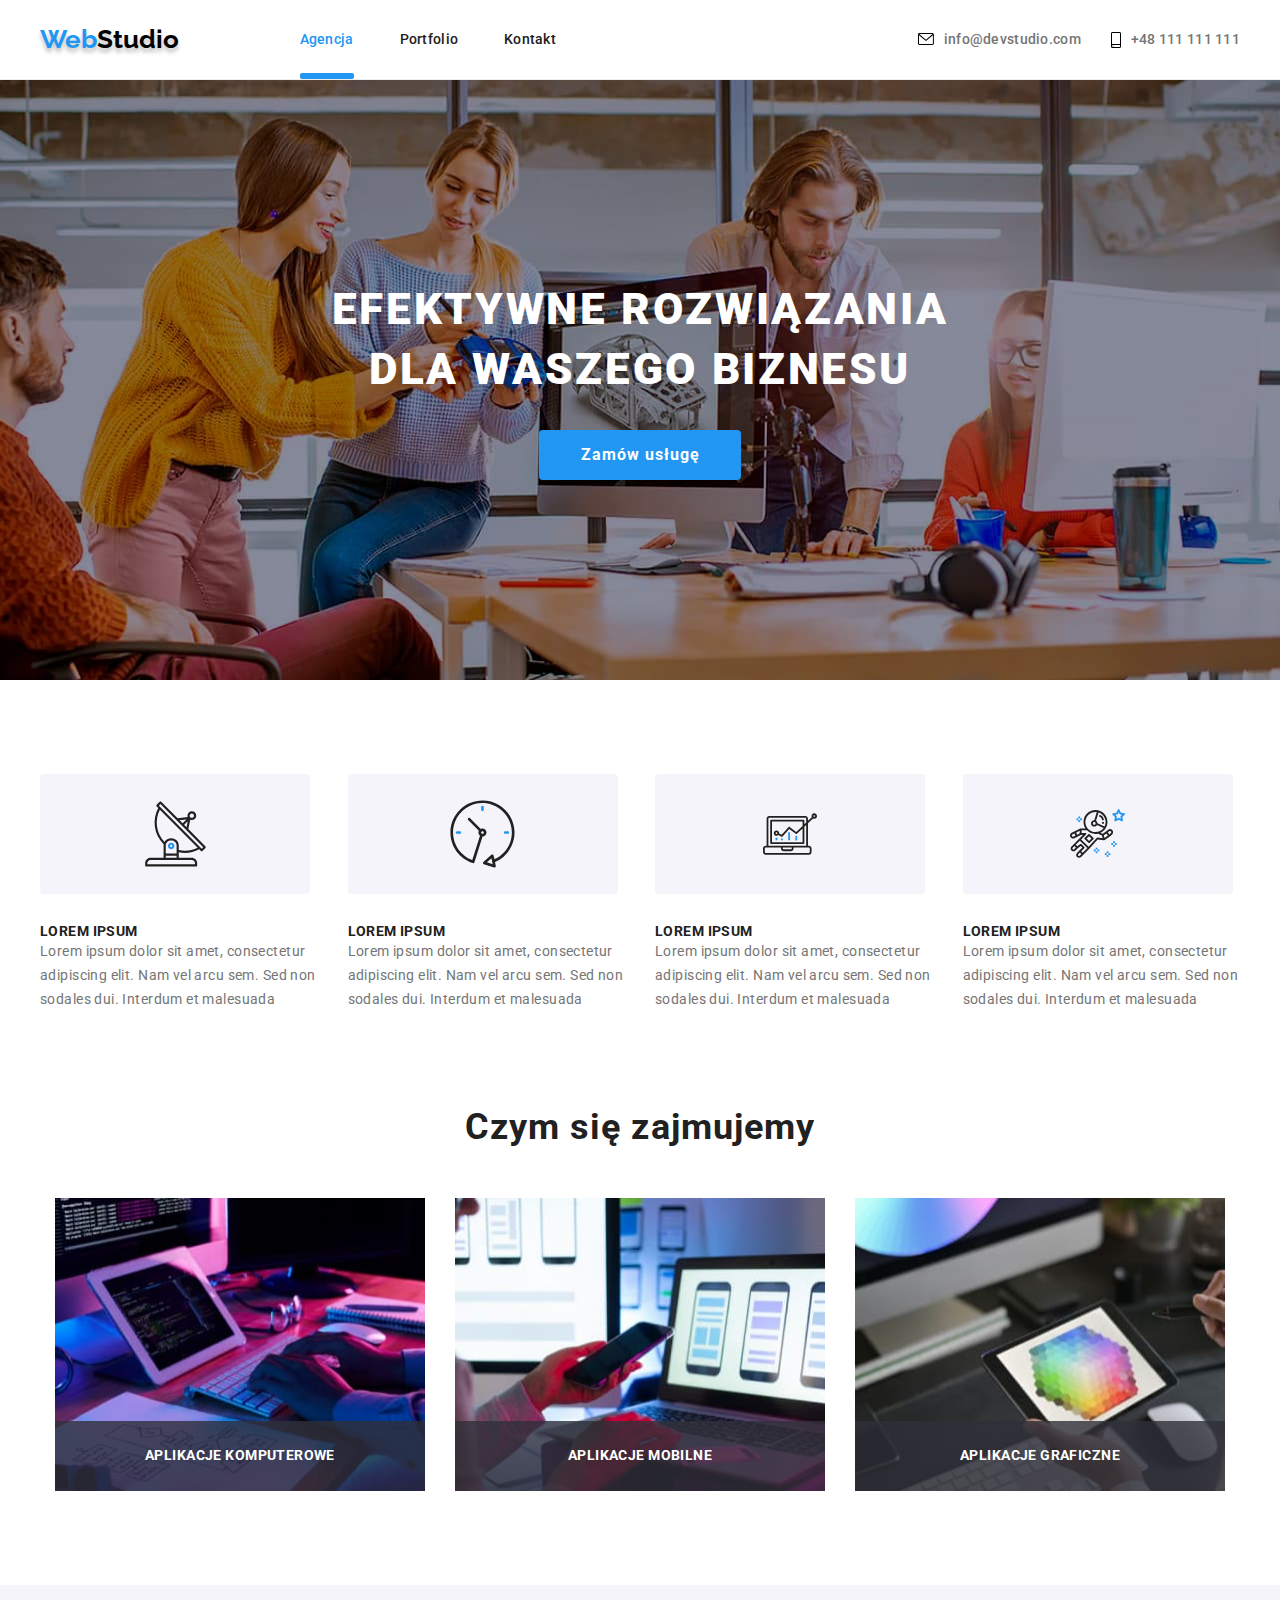
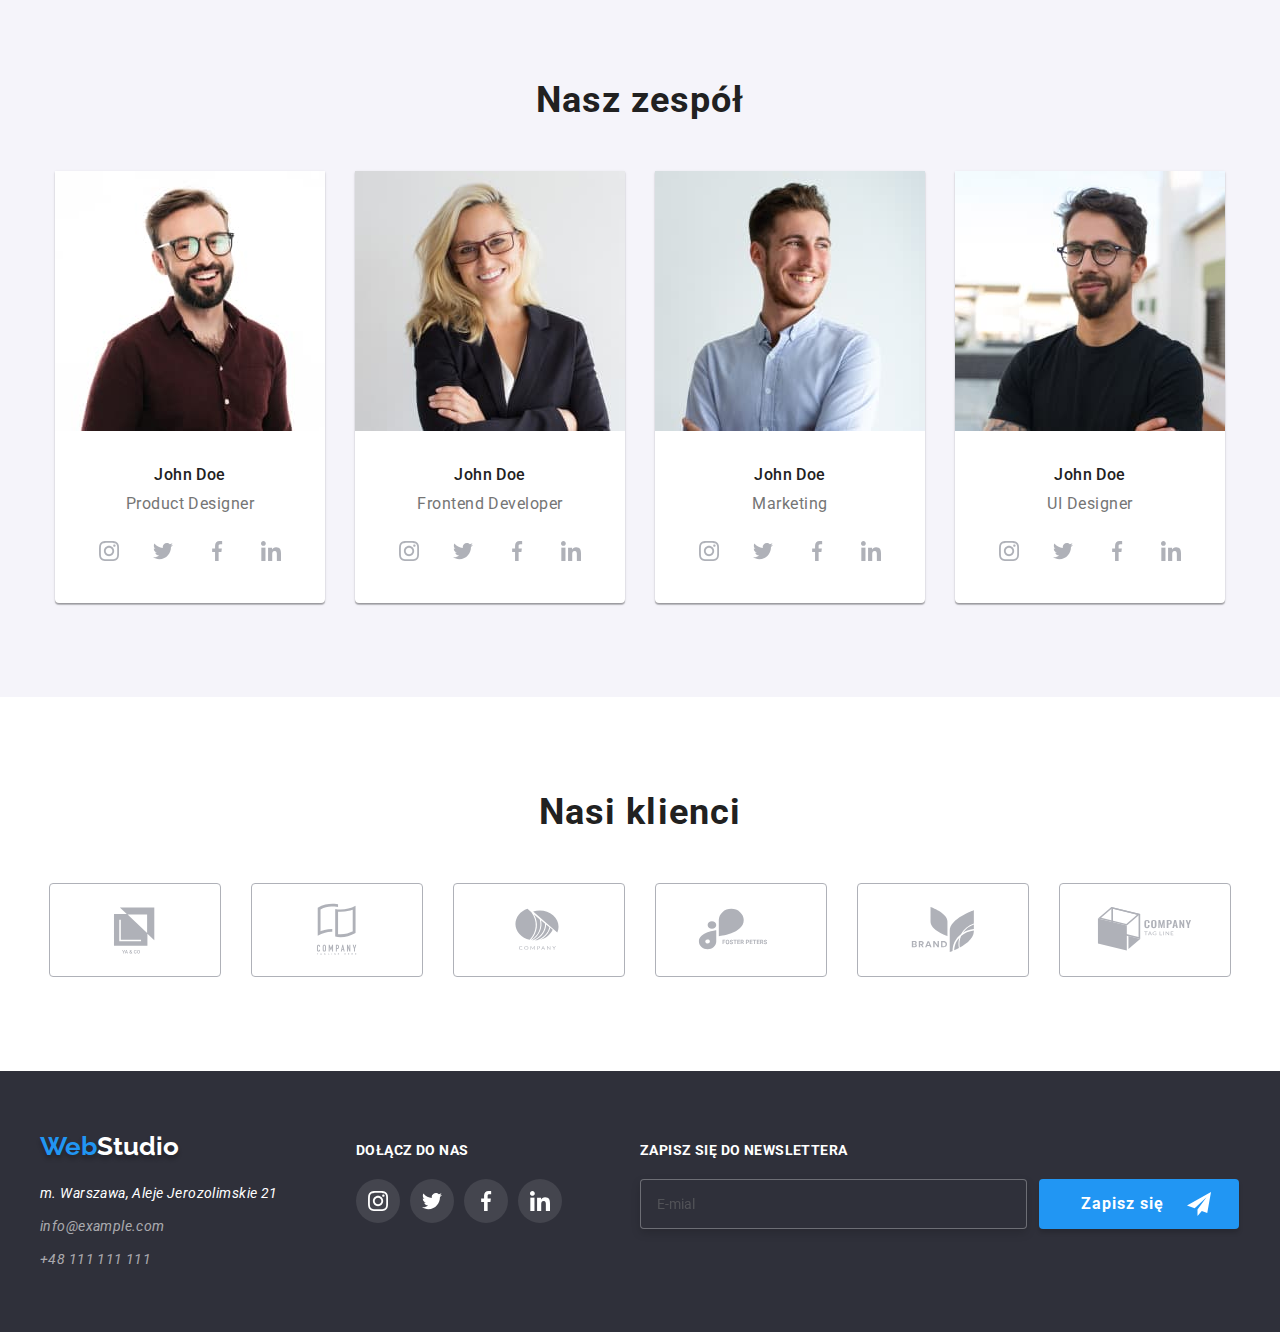
<file: index.html>
<!DOCTYPE html>
<html lang="pl">
  <head>
    <meta charset="UTF-8" />
    <meta http-equiv="X-UA-Compatible" content="IE=edge" />
    <meta name="viewport" content="width=device-width, initial-scale=1.0" />
    <link rel="stylesheet" href="./css/modern-normalize.css" />
    <link rel="stylesheet" href="./css/styles.css" />
    <link rel="preconnect" href="https://fonts.googleapis.com" />
    <link rel="preconnect" href="https://fonts.gstatic.com" crossorigin />
    <link
      href="https://fonts.googleapis.com/css2?family=Raleway:wght@700&family=Roboto:wght@400;500;700;900&display=swap"
      rel="stylesheet"
    />
    <title>Zadanie domowe 6</title>
  </head>
  <body>
    <div class="modal-bg is-hidden" data-modal>
      <div class="modal">
        <div class="modal-inner-box">
          <button class="modal-close" data-modal-close>
            <svg width="18" height="18">
              <use href="./images/icons.svg#icon-cross"></use>
            </svg>
          </button>
          <h3 class="modal-title">Zostaw swoje dane w formularzu poniżej</h3>
          <form>
            <div class="modal-label">
              Imie
              <label>
                <svg width="18" height="18">
                  <use href="./images/icons.svg#icon-person-black"></use>
                </svg>
                <input type="text" name="name" required />
              </label>
            </div>
            <div class="modal-label">
              Telefon
              <label>
                <svg width="18" height="18">
                  <use href="./images/icons.svg#icon-phone-black"></use>
                </svg>
                <input type="tel" name="tel" required />
              </label>
            </div>
            <div class="modal-label">
              Email
              <label>
                <svg width="18" height="18">
                  <use href="./images/icons.svg#icon-email-black"></use>
                </svg>
                <input type="email" name="email" required />
              </label>
            </div>
            <div class="modal-label">
              Komentarz
              <label>
                <textarea
                  placeholder="Wprowadź tekst"
                  name="comment"
                  rows="7"
                ></textarea>
              </label>
            </div>
            <div class="checkbox">
              <input
                type="checkbox"
                id="check"
                name="statements"
                class="checkbox-input"
                required
              />
              <label class="checkbox-label" for="check">
                <svg width="11" height="8" class="checkbox-border">
                  <use href="./images/icons.svg#icon-check"></use>
                </svg>
                <svg width="16" height="15" class="checkbox-check">
                  <use href="./images/icons.svg#icon-notcheck"></use>
                </svg>
              </label>
              Oświadczam iż akceptuję
              <a href="./regulamin.html"> Regulamin</a> i
              <a href="./politykaprywatnosci.html"> Politykę Prywatności.</a>
            </div>
            <button
              type="submit"
              class="button-primary button-standard modal-submit-button"
            >
              Wyślij
            </button>
          </form>
        </div>
      </div>
    </div>
    <header class="header-box">
      <div class="container">
        <a class="logo grow-small" href="./index.html" title="WebStudio"
          ><span class="logo-color-special">Web</span>Studio</a
        >
        <nav class="grow-medium">
          <ul class="filter-box">
            <li>
              <a class="header active-web" href="./index.html">Agencja</a>
            </li>
            <li>
              <a class="header" href="./portfolio.html">Portfolio</a>
            </li>
            <li><a class="header" href="/Kontakt">Kontakt</a></li>
          </ul>
        </nav>
        <ul class="header-contact-box">
          <li>
            <a class="header header-contact" href="mailto:info@devstudio.com">
              <svg class="header-icons" width="16" height="12">
                <use href="./images/icons.svg#icon-envelope"></use>
              </svg>
              info@devstudio.com</a
            >
          </li>
          <li>
            <a class="header header-contact" href="tel:+48111111111">
              <svg class="header-icons" width="10" height="16">
                <use href="./images/icons.svg#icon-smartphone"></use>
              </svg>
              +48 111 111 111</a
            >
          </li>
        </ul>
      </div>
    </header>
    <main>
      <section>
        <div class="main-bg-box">
          <div class="container mainpage-primary-box">
            <h1 class="title-primary">
              EFEKTYWNE ROZWIĄZANIA <br />
              DLA WASZEGO BIZNESU
            </h1>
            <button
              class="button-primary button-standard"
              type="button"
              data-modal-open
            >
              Zamów usługę
            </button>
          </div>
        </div>
      </section>
      <section class="section">
        <ul class="container list-box">
          <li>
            <div class="list-icon-box">
              <svg width="65px" height="70px">
                <use href="./images/icons.svg#icon-antenna-1"></use>
              </svg>
            </div>
            <h3 class="list-title">LOREM IPSUM</h3>
            <p class="list-text">
              Lorem ipsum dolor sit amet, consectetur adipiscing elit. Nam vel
              arcu sem. Sed non sodales dui. Interdum et malesuada
            </p>
          </li>
          <li>
            <div class="list-icon-box">
              <svg width="67px" height="70px">
                <use href="./images/icons.svg#icon-clock"></use>
              </svg>
            </div>
            <h3 class="list-title">LOREM IPSUM</h3>
            <p class="list-text">
              Lorem ipsum dolor sit amet, consectetur adipiscing elit. Nam vel
              arcu sem. Sed non sodales dui. Interdum et malesuada
            </p>
          </li>
          <li>
            <div class="list-icon-box">
              <svg width="70px" height="54px">
                <use href="./images/icons.svg#icon-diagram"></use>
              </svg>
            </div>
            <h3 class="list-title">LOREM IPSUM</h3>
            <p class="list-text">
              Lorem ipsum dolor sit amet, consectetur adipiscing elit. Nam vel
              arcu sem. Sed non sodales dui. Interdum et malesuada
            </p>
          </li>
          <li>
            <div class="list-icon-box">
              <svg width="55px" height="61px">
                <use href="./images/icons.svg#icon-astronaut"></use>
              </svg>
            </div>
            <h3 class="list-title">LOREM IPSUM</h3>
            <p class="list-text">
              Lorem ipsum dolor sit amet, consectetur adipiscing elit. Nam vel
              arcu sem. Sed non sodales dui. Interdum et malesuada
            </p>
          </li>
        </ul>
      </section>
      <section>
        <div class="container mainpage-titles-box">
          <h2 class="mainpage-titles">Czym się zajmujemy</h2>
          <div class="mainpage-titles-images-box">
            <div class="mainpage-titles-image-box-single">
              <img
                src="images/komputer1.jpg"
                width="370"
                height="293"
                alt="komputer oraz schemat blokowy narysowany na kartce"
              />
              <div class="list-title">APLIKACJE KOMPUTEROWE</div>
            </div>
            <div class="mainpage-titles-image-box-single">
              <img
                src="images/komputer2.jpg"
                width="370"
                height="293"
                alt="smartfon trzymany przez kobietę oraz laptop z włączoną aplikacją do tworzenia interfejsu"
              />
              <div class="list-title">APLIKACJE MOBILNE</div>
            </div>
            <div class="mainpage-titles-image-box-single">
              <img
                src="images/komputer3.jpg"
                width="370"
                height="293"
                alt="paleta kolorów wyświetlana na tablecie"
              />
              <div class="list-title">APLIKACJE GRAFICZNE</div>
            </div>
          </div>
        </div>
      </section>
      <section class="mainpage-ourteam-bg-box">
        <div class="container section mainpage-section-box">
          <h2 class="mainpage-titles">Nasz zespół</h2>
          <ul class="mainpage-elements-box">
            <li class="mainpage-ourteam-image-border">
              <img
                src="images/team_card1.jpg"
                width="270"
                height="260"
                alt="Product Designer"
              />
              <div class="mainpage-ourteam-image-desc">
                <p class="images-text images-text-bold">John Doe</p>
                <p class="images-text">Product Designer</p>
              </div>
              <ul class="mainpage-ourteam-image-media-box">
                <li>
                  <a class="mainpage-image-media-icon" href="/instagram">
                    <svg width="20" height="20">
                      <use href="./images/icons.svg#icon-instagram"></use>
                    </svg>
                  </a>
                </li>
                <li>
                  <a class="mainpage-image-media-icon" href="/twitter">
                    <svg width="20" height="20">
                      <use href="./images/icons.svg#icon-twitter"></use>
                    </svg>
                  </a>
                </li>
                <li>
                  <a class="mainpage-image-media-icon" href="/facebook">
                    <svg width="20" height="20">
                      <use href="./images/icons.svg#icon-facebook"></use>
                    </svg>
                  </a>
                </li>
                <li>
                  <a class="mainpage-image-media-icon" href="/linkedin">
                    <svg width="20" height="20">
                      <use href="./images/icons.svg#icon-linkedin"></use>
                    </svg>
                  </a>
                </li>
              </ul>
            </li>
            <li class="mainpage-ourteam-image-border">
              <img
                src="images/team_card2.jpg"
                width="270"
                height="260"
                alt="Frontend Developer"
              />
              <div class="mainpage-ourteam-image-desc">
                <p class="images-text images-text-bold">John Doe</p>
                <p class="images-text">Frontend Developer</p>
              </div>
              <ul class="mainpage-ourteam-image-media-box">
                <li>
                  <a class="mainpage-image-media-icon" href="/instagram">
                    <svg width="20" height="20">
                      <use href="./images/icons.svg#icon-instagram"></use>
                    </svg>
                  </a>
                </li>
                <li>
                  <a class="mainpage-image-media-icon" href="/Twitter">
                    <svg width="20" height="20">
                      <use href="./images/icons.svg#icon-twitter"></use>
                    </svg>
                  </a>
                </li>
                <li>
                  <a class="mainpage-image-media-icon" href="/facebook">
                    <svg width="20" height="20">
                      <use href="./images/icons.svg#icon-facebook"></use>
                    </svg>
                  </a>
                </li>
                <li>
                  <a class="mainpage-image-media-icon" href="/linkedin">
                    <svg width="20" height="20">
                      <use href="./images/icons.svg#icon-linkedin"></use>
                    </svg>
                  </a>
                </li>
              </ul>
            </li>
            <li class="mainpage-ourteam-image-border">
              <img
                src="images/team_card3.jpg"
                width="270"
                height="260"
                alt="Marketing"
              />
              <div class="mainpage-ourteam-image-desc">
                <p class="images-text images-text-bold">John Doe</p>
                <p class="images-text">Marketing</p>
              </div>
              <ul class="mainpage-ourteam-image-media-box">
                <li>
                  <a class="mainpage-image-media-icon" href="/instagram">
                    <svg width="20" height="20">
                      <use href="./images/icons.svg#icon-instagram"></use>
                    </svg>
                  </a>
                </li>
                <li>
                  <a class="mainpage-image-media-icon" href="/twitter">
                    <svg width="20" height="20">
                      <use href="./images/icons.svg#icon-twitter"></use>
                    </svg>
                  </a>
                </li>
                <li>
                  <a class="mainpage-image-media-icon" href="/facebook">
                    <svg width="20" height="20">
                      <use href="./images/icons.svg#icon-facebook"></use>
                    </svg>
                  </a>
                </li>
                <li>
                  <a class="mainpage-image-media-icon" href="/linkedin">
                    <svg width="20" height="20">
                      <use href="./images/icons.svg#icon-linkedin"></use>
                    </svg>
                  </a>
                </li>
              </ul>
            </li>
            <li class="mainpage-ourteam-image-border">
              <img
                src="images/team_card4.jpg"
                width="270"
                height="260"
                alt="UI Designer"
              />
              <div class="mainpage-ourteam-image-desc">
                <p class="images-text images-text-bold">John Doe</p>
                <p class="images-text">UI Designer</p>
              </div>
              <ul class="mainpage-ourteam-image-media-box">
                <li>
                  <a class="mainpage-image-media-icon" href="/instagram">
                    <svg width="20" height="20">
                      <use href="./images/icons.svg#icon-instagram"></use>
                    </svg>
                  </a>
                </li>
                <li>
                  <a class="mainpage-image-media-icon" href="/twitter">
                    <svg width="20" height="20">
                      <use href="./images/icons.svg#icon-twitter"></use>
                    </svg>
                  </a>
                </li>
                <li>
                  <a class="mainpage-image-media-icon" href="/facebook">
                    <svg width="20" height="20">
                      <use href="./images/icons.svg#icon-facebook"></use>
                    </svg>
                  </a>
                </li>
                <li>
                  <a class="mainpage-image-media-icon" href="/linkedin">
                    <svg width="20" height="20">
                      <use href="./images/icons.svg#icon-linkedin"></use>
                    </svg>
                  </a>
                </li>
              </ul>
            </li>
          </ul>
        </div>
      </section>
      <section class="section">
        <div class="container mainpage-section-box">
          <h2 class="mainpage-titles">Nasi klienci</h2>
          <ul class="mainpage-elements-box">
            <li class="mainpage-ourcustomers-box">
              <svg width="106" height="60">
                <use href="./images/icons.svg#icon-company-logo1"></use>
              </svg>
            </li>
            <li class="mainpage-ourcustomers-box">
              <svg width="106" height="60">
                <use href="./images/icons.svg#icon-company-logo2"></use>
              </svg>
            </li>
            <li class="mainpage-ourcustomers-box">
              <svg width="106" height="60">
                <use href="./images/icons.svg#icon-company-logo3"></use>
              </svg>
            </li>
            <li class="mainpage-ourcustomers-box">
              <svg width="106" height="60">
                <use href="./images/icons.svg#icon-company-logo4"></use>
              </svg>
            </li>
            <li class="mainpage-ourcustomers-box">
              <svg width="106" height="60">
                <use href="./images/icons.svg#icon-company-logo5"></use>
              </svg>
            </li>
            <li class="mainpage-ourcustomers-box">
              <svg width="106" height="60">
                <use href="./images/icons.svg#icon-company-logo6"></use>
              </svg>
            </li>
          </ul>
        </div>
      </section>
    </main>
    <footer class="footer-bg-box">
      <div class="container footer-box">
        <div class="footer-inbox">
          <a class="logo logo-footer" href="./index.html" title="WebStudio">
            <span class="logo-color-special">Web</span>Studio</a
          >
          <!-- Logo-->
          <address class="footer-address-box">
            <p class="footer-contact">m. Warszawa, Aleje Jerozolimskie 21</p>
            <a
              class="footer-contact footer-contact-alpha"
              href="mailto:info@example.com"
              >info@example.com</a
            >
            <a
              class="footer-contact footer-contact-alpha"
              href="tel:+48111111111"
              >+48 111 111 111</a
            >
          </address>
        </div>
        <div class="footer-joinus-box">
          <span class="footer-title">DOŁĄCZ DO NAS</span>
          <ul class="footer-media-icon-box">
            <li>
              <a class="footer-media-icon" href="/instagram">
                <svg width="20" height="20">
                  <use href="./images/icons.svg#icon-instagram"></use>
                </svg>
              </a>
            </li>
            <li>
              <a class="footer-media-icon" href="/twitter">
                <svg width="20" height="20">
                  <use href="./images/icons.svg#icon-twitter"></use>
                </svg>
              </a>
            </li>
            <li>
              <a class="footer-media-icon" href="/facebook">
                <svg width="20" height="20">
                  <use href="./images/icons.svg#icon-facebook"></use>
                </svg>
              </a>
            </li>
            <li>
              <a class="footer-media-icon" href="/linkedin">
                <svg width="20" height="20">
                  <use href="./images/icons.svg#icon-linkedin"></use>
                </svg>
              </a>
            </li>
          </ul>
        </div>
        <form class="footer-news">
          <div>
            <label class="footer-news-label footer-title">
              ZAPISZ SIĘ DO NEWSLETTERA
              <input type="email" placeholder="E-mial" name="emailnews" />
            </label>
          </div>
          <button
            type="submit"
            class="button-primary button-standard footer-news-button"
          >
            Zapisz się
            <svg width="24" height="24">
              <use href="./images/icons.svg#icon-send"></use>
            </svg>
          </button>
        </form>
      </div>
    </footer>
    <script src="./js/modal.js"></script>
  </body>
</html>
</file>
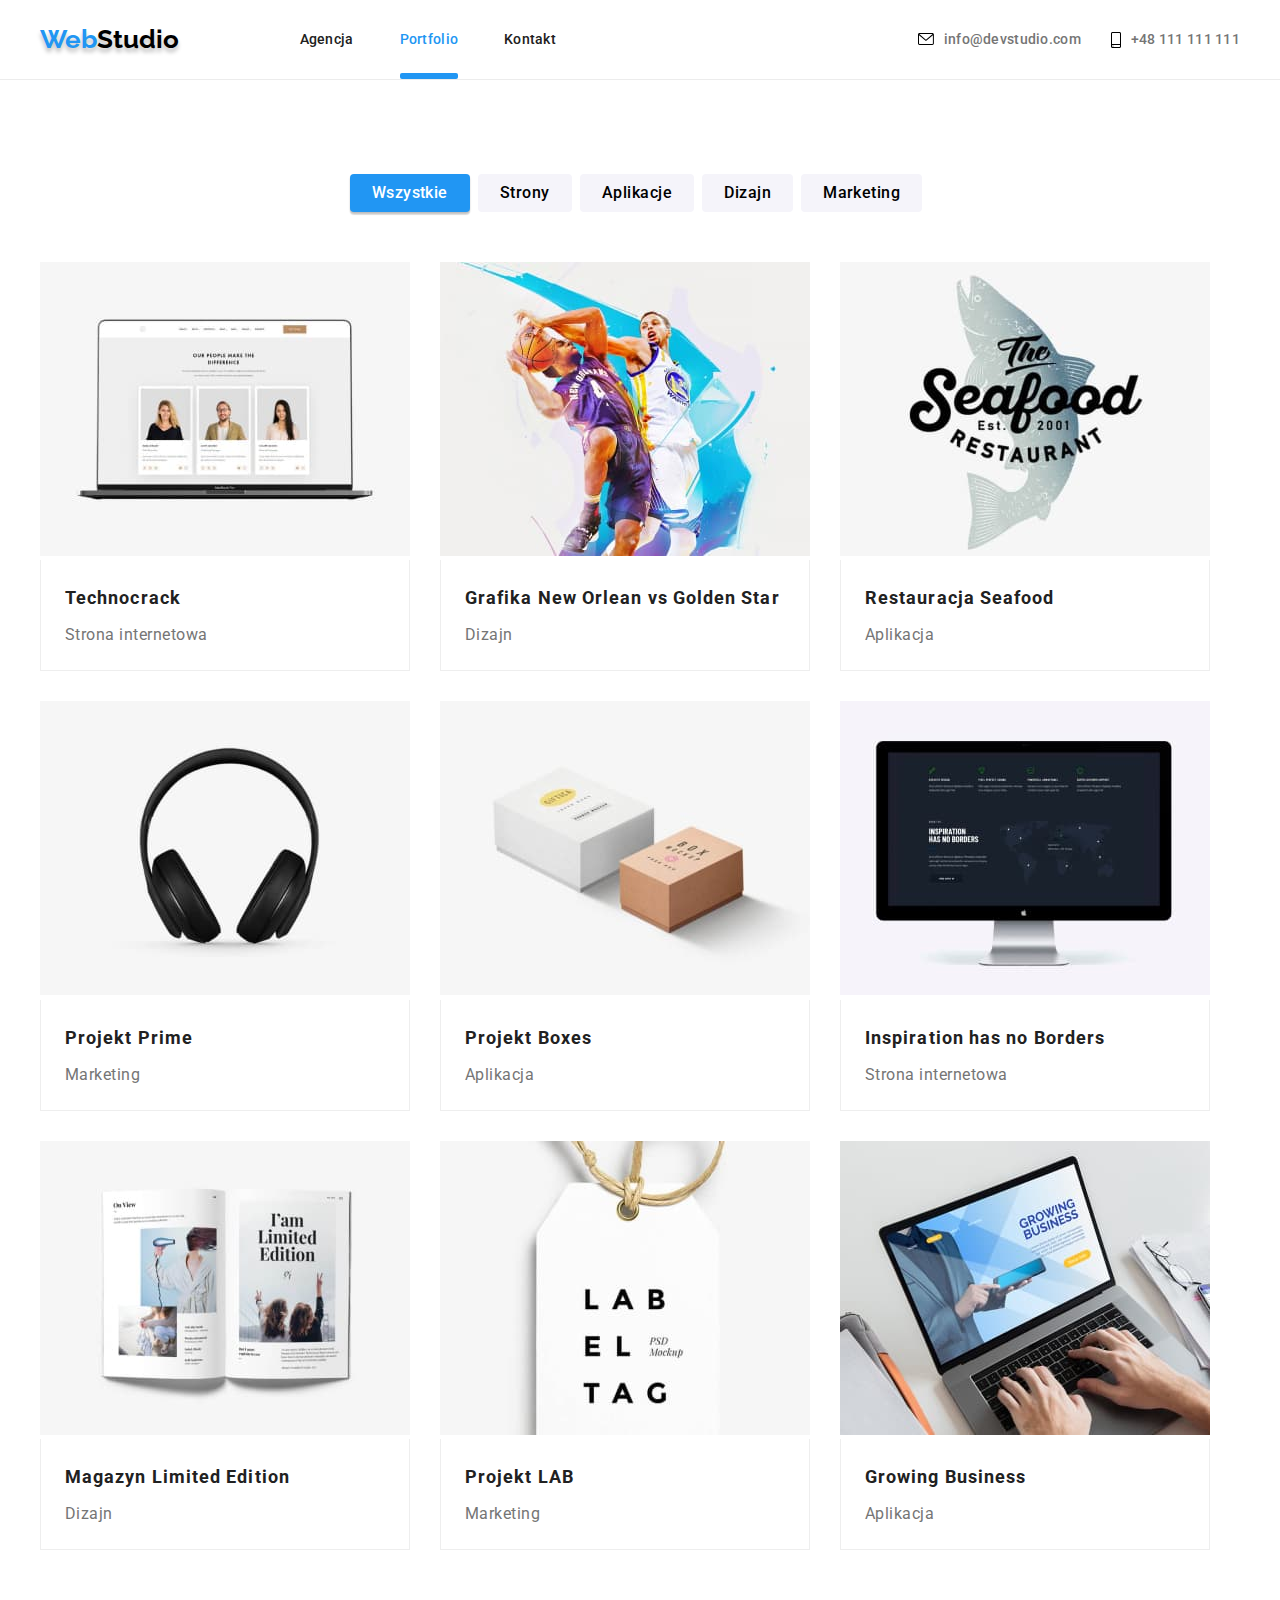
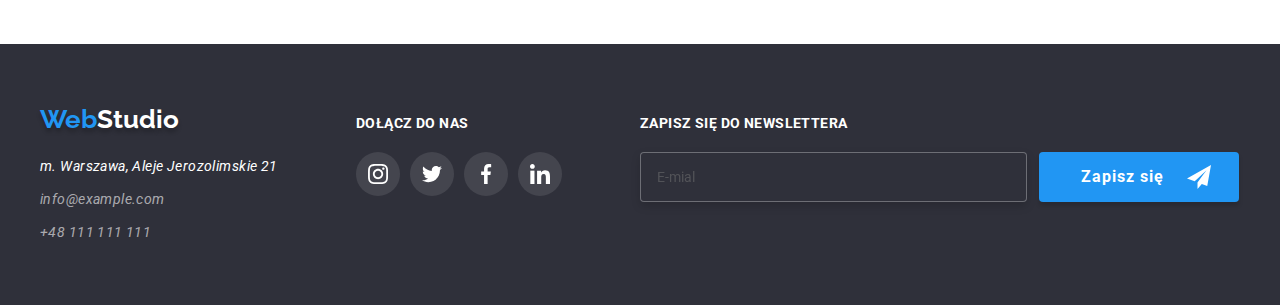
<file: portfolio.html>
<!DOCTYPE html>
<html lang="pl">
  <head>
    <meta charset="UTF-8" />
    <meta http-equiv="X-UA-Compatible" content="IE=edge" />
    <meta name="viewport" content="width=device-width, initial-scale=1.0" />
    <link rel="stylesheet" href="./css/modern-normalize.css" />
    <link rel="stylesheet" href="./css/styles.css" />
    <link rel="preconnect" href="https://fonts.googleapis.com" />
    <link rel="preconnect" href="https://fonts.gstatic.com" crossorigin />
    <link
      href="https://fonts.googleapis.com/css2?family=Raleway:wght@700&family=Roboto:wght@400;500;700;900&display=swap"
      rel="stylesheet"
    />
    <title>Zadanie domowe 6</title>
  </head>
  <body>
    <header class="header-box">
      <div class="container">
        <a class="logo grow-small" href="./index.html" title="WebStudio"
          ><span class="logo-color-special">Web</span>Studio</a
        >
        <!-- Logo-->

        <nav class="grow-medium">
          <ul class="filter-box">
            <li><a class="header" href="./index.html">Agencja</a></li>
            <li>
              <a class="header active-web" href="./portfolio.html">Portfolio</a>
            </li>
            <li><a class="header" href="/Kontakt">Kontakt</a></li>
          </ul>
        </nav>
        <ul class="header-contact-box">
          <li>
            <a class="header header-contact" href="mailto:info@devstudio.com">
              <svg class="header-icons" width="16" height="12">
                <use href="./images/icons.svg#icon-envelope"></use>
              </svg>
              info@devstudio.com</a
            >
          </li>
          <li>
            <a class="header header-contact" href="tel:+48111111111">
              <svg class="header-icons" width="10" height="16">
                <use href="./images/icons.svg#icon-smartphone"></use>
              </svg>
              +48 111 111 111</a
            >
          </li>
        </ul>
      </div>
    </header>
    <main class="section">
      <div class="container portfolio-main-box">
        <ul class="button-filters-box">
          <li>
            <button
              class="button-filters button-filters-active button-standard"
              type="button"
            >
              Wszystkie
            </button>
          </li>
          <li>
            <button class="button-filters button-standard" type="button">
              Strony
            </button>
          </li>
          <li>
            <button class="button-filters button-standard" type="button">
              Aplikacje
            </button>
          </li>
          <li>
            <button class="button-filters button-standard" type="button">
              Dizajn
            </button>
          </li>
          <li>
            <button class="button-filters button-standard" type="button">
              Marketing
            </button>
          </li>
        </ul>
        <ul class="portfolio-box">
          <li class="active">
            <div class="portfolio-overlay-box">
              <div class="portfolio-overlay">
                <p>
                  Technocrack jest popularną platformą wykorzystywaną do
                  rozpowszechniania koronawirusa. Firmy wykorzystują tę
                  platformę do celów szpiegowskich i ataków na niezabezpieczone
                  serwery konkurencji
                </p>
              </div>
              <img
                src="images/project1.jpg"
                width="370"
                height="294"
                alt="Strona internetowa wyświetlana na laptopie"
              />
            </div>
            <div class="portfolio-imagetext-border">
              <p class="portfolio-image-text-bold">Technocrack</p>
              <p class="portfolio-image-text">Strona internetowa</p>
            </div>
          </li>
          <li class="active">
            <div class="portfolio-overlay-box">
              <div class="portfolio-overlay">
                <p>
                  Technocrack jest popularną platformą wykorzystywaną do
                  rozpowszechniania koronawirusa. Firmy wykorzystują tę
                  platformę do celów szpiegowskich i ataków na niezabezpieczone
                  serwery konkurencji
                </p>
              </div>
              <img
                src="images/project2.jpg"
                width="370"
                height="294"
                alt="dwóch koszykarzy walczących o piłkę w powietrzu"
              />
            </div>
            <div class="portfolio-imagetext-border">
              <p class="portfolio-image-text-bold">
                Grafika New Orlean vs Golden Star
              </p>
              <p class="portfolio-image-text">Dizajn</p>
            </div>
          </li>
          <li class="active">
            <div class="portfolio-overlay-box">
              <div class="portfolio-overlay">
                <p>
                  Technocrack jest popularną platformą wykorzystywaną do
                  rozpowszechniania koronawirusa. Firmy wykorzystują tę
                  platformę do celów szpiegowskich i ataków na niezabezpieczone
                  serwery konkurencji
                </p>
              </div>
              <img
                src="images/project3.jpg"
                width="370"
                height="294"
                alt="Logo restauracji - napis The Seafood Restaurant na tle ryby"
              />
            </div>
            <div class="portfolio-imagetext-border">
              <p class="portfolio-image-text-bold">Restauracja Seafood</p>
              <p class="portfolio-image-text">Aplikacja</p>
            </div>
          </li>
          <li class="active">
            <div class="portfolio-overlay-box">
              <div class="portfolio-overlay">
                <p>
                  Technocrack jest popularną platformą wykorzystywaną do
                  rozpowszechniania koronawirusa. Firmy wykorzystują tę
                  platformę do celów szpiegowskich i ataków na niezabezpieczone
                  serwery konkurencji
                </p>
              </div>
              <img
                src="images/project4.jpg"
                width="370"
                height="294"
                alt="Słuchawki"
              />
            </div>
            <div class="portfolio-imagetext-border">
              <p class="portfolio-image-text-bold">Projekt Prime</p>
              <p class="portfolio-image-text">Marketing</p>
            </div>
          </li>
          <li class="active">
            <div class="portfolio-overlay-box">
              <div class="portfolio-overlay">
                <p>
                  Technocrack jest popularną platformą wykorzystywaną do
                  rozpowszechniania koronawirusa. Firmy wykorzystują tę
                  platformę do celów szpiegowskich i ataków na niezabezpieczone
                  serwery konkurencji
                </p>
              </div>
              <img
                src="images/project5.jpg"
                width="370"
                height="294"
                alt="dwie kartonowe paczki"
              />
            </div>
            <div class="portfolio-imagetext-border">
              <p class="portfolio-image-text-bold">Projekt Boxes</p>
              <p class="portfolio-image-text">Aplikacja</p>
            </div>
          </li>
          <li class="active">
            <div class="portfolio-overlay-box">
              <div class="portfolio-overlay">
                <p>
                  Technocrack jest popularną platformą wykorzystywaną do
                  rozpowszechniania koronawirusa. Firmy wykorzystują tę
                  platformę do celów szpiegowskich i ataków na niezabezpieczone
                  serwery konkurencji
                </p>
              </div>
              <img
                src="images/project6.jpg"
                width="370"
                height="294"
                alt="Strona internetowa wyświetlana na monitorze"
              />
            </div>
            <div class="portfolio-imagetext-border">
              <p class="portfolio-image-text-bold">
                Inspiration has no Borders
              </p>
              <p class="portfolio-image-text">Strona internetowa</p>
            </div>
          </li>
          <li class="active">
            <div class="portfolio-overlay-box">
              <div class="portfolio-overlay">
                <p>
                  Technocrack jest popularną platformą wykorzystywaną do
                  rozpowszechniania koronawirusa. Firmy wykorzystują tę
                  platformę do celów szpiegowskich i ataków na niezabezpieczone
                  serwery konkurencji
                </p>
              </div>
              <img
                src="images/project7.jpg"
                width="370"
                height="294"
                alt="Magazyn - książka - z nagłówkiem I'am Limited Edition"
              />
            </div>
            <div class="portfolio-imagetext-border">
              <p class="portfolio-image-text-bold">Magazyn Limited Edition</p>
              <p class="portfolio-image-text">Dizajn</p>
            </div>
          </li>
          <li class="active">
            <div class="portfolio-overlay-box">
              <div class="portfolio-overlay">
                <p>
                  Technocrack jest popularną platformą wykorzystywaną do
                  rozpowszechniania koronawirusa. Firmy wykorzystują tę
                  platformę do celów szpiegowskich i ataków na niezabezpieczone
                  serwery konkurencji
                </p>
              </div>
              <img
                src="images/project8.jpg"
                width="370"
                height="294"
                alt="TAG z nadrukiem LABEL TAG"
              />
            </div>
            <div class="portfolio-imagetext-border">
              <p class="portfolio-image-text-bold">Projekt LAB</p>
              <p class="portfolio-image-text">Marketing</p>
            </div>
          </li>
          <li class="active">
            <div class="portfolio-overlay-box">
              <div class="portfolio-overlay">
                <p>
                  Technocrack jest popularną platformą wykorzystywaną do
                  rozpowszechniania koronawirusa. Firmy wykorzystują tę
                  platformę do celów szpiegowskich i ataków na niezabezpieczone
                  serwery konkurencji
                </p>
              </div>
              <img
                src="images/project9.jpg"
                width="370"
                height="294"
                alt="Aplikacja Growing Business wyświetlana na laptopie"
              />
            </div>
            <div class="portfolio-imagetext-border">
              <p class="portfolio-image-text-bold">Growing Business</p>
              <p class="portfolio-image-text">Aplikacja</p>
            </div>
          </li>
        </ul>
      </div>
    </main>
    <footer class="footer-bg-box">
      <div class="container footer-box">
        <div class="footer-inbox">
          <a class="logo logo-footer" href="./index.html" title="WebStudio">
            <span class="logo-color-special">Web</span>Studio</a
          >
          <!-- Logo-->
          <address class="footer-address-box">
            <p class="footer-contact">m. Warszawa, Aleje Jerozolimskie 21</p>
            <a
              class="footer-contact footer-contact-alpha"
              href="mailto:info@example.com"
              >info@example.com</a
            >
            <a
              class="footer-contact footer-contact-alpha"
              href="tel:+48111111111"
              >+48 111 111 111</a
            >
          </address>
        </div>
        <div class="footer-joinus-box">
          <span class="footer-title">DOŁĄCZ DO NAS</span>
          <ul class="footer-media-icon-box">
            <li>
              <a class="footer-media-icon" href="/instagram">
                <svg width="20" height="20">
                  <use href="./images/icons.svg#icon-instagram"></use>
                </svg>
              </a>
            </li>
            <li>
              <a class="footer-media-icon" href="/twitter">
                <svg width="20" height="20">
                  <use href="./images/icons.svg#icon-twitter"></use>
                </svg>
              </a>
            </li>
            <li>
              <a class="footer-media-icon" href="/facebook">
                <svg width="20" height="20">
                  <use href="./images/icons.svg#icon-facebook"></use>
                </svg>
              </a>
            </li>
            <li>
              <a class="footer-media-icon" href="/linkedin">
                <svg width="20" height="20">
                  <use href="./images/icons.svg#icon-linkedin"></use>
                </svg>
              </a>
            </li>
          </ul>
        </div>
        <form class="footer-news">
          <div>
            <label class="footer-news-label footer-title">
              ZAPISZ SIĘ DO NEWSLETTERA
              <input type="email" placeholder="E-mial" name="emailnews" />
            </label>
          </div>
          <button
            type="submit"
            class="button-primary button-standard footer-news-button"
          >
            Zapisz się
            <svg width="24" height="24">
              <use href="./images/icons.svg#icon-send"></use>
            </svg>
          </button>
        </form>
      </div>
    </footer>
  </body>
</html>
</file>
<file: css/styles.css>
:root {
  --color-font-primary: rgb(33, 33, 33);
  --color-font-primary-alpha: rgba(33, 33, 33, 0.2);
  --color-special-primary: rgb(33, 150, 243);
  --color-special-primary-opacity: rgba(33, 150, 243, 0.9);
  --color-special-secondary: rgb(89, 0, 255);
  --color-white: rgb(255, 255, 255);
  --color-white-alpha: rgba(255, 255, 255, 0.6);
  --color-font-secondary: rgb(117, 117, 117);
  --color-font-secondary-alpha: rgba(117, 117, 117, 0.5);
  --color-background-primary: rgb(47, 48, 58);
  --color-buttons: rgb(245, 244, 250);
  --color-black: rgb(0, 0, 0);
  --text-shadow-primary: 0px 4px 4px rgba(0, 0, 0, 0.25);
  --color-header-border: rgb(236, 236, 236);
  --color-image-border: rgb(238, 238, 238);
  --color-icons-primary: rgb(175, 177, 184);
  --color-bg-footer-icons: rgba(255, 255, 255, 0.1);
  --color-modal-close-button: rgba(0, 0, 0, 0.1);
  --color-modal-bg: rgba(0, 0, 0, 0.2);
  --color-image-name-font: rgba(47, 48, 58, 0.8);
}
body,
body a {
  font-family: "roboto", sans-serif;
  color: var(--color-font-primary);
}
ul,
p,
h1,
h2,
h3 {
  margin: 0;
  padding: 0;
}
textarea:focus,
input:focus {
  outline: none;
}
textarea {
  border: none;
  border-radius: 4px;
}
::placeholder {
  color: var(--color-font-secondary-alpha);
}
ul {
  list-style-type: none;
}
.logo {
  font-family: "raleway", sans-serif;
  font-weight: 700;
  font-size: 26px;
  line-height: 1.19;
  text-shadow: 0px 4px 4px rgba(0, 0, 0, 0.25);
  text-decoration: none;
  color: var(--color-black);
}
.logo-color-special {
  color: var(--color-special-primary);
}
.logo-footer {
  color: var(--color-white);
}
.header {
  font-weight: 500;
  font-size: 14px;
  line-height: 1.14;
  letter-spacing: 0.02em;
  text-decoration: none;
  transition-timing-function: cubic-bezier(0.4, 0, 0.2, 1);
  transition-property: color, fill;
  transition-duration: 250ms;
}
.header-contact {
  display: flex;
  align-items: center;
  color: var(--color-font-secondary);
}
.header:hover,
.header:focus,
.footer-contact:hover,
.footer-contact:focus,
.header-icons:hover,
.header-icons:focus {
  color: var(--color-special-primary);
  fill: var(--color-special-primary);
}
.active-web {
  position: relative;
  display: flex;
  padding: 32px 0px;
  color: var(--color-special-primary);
  fill: var(--color-special-primary);
}
.button-primary:hover,
.button-primary:focus {
  color: var(--color-special-secondary);
  box-shadow: rgba(50, 50, 93, 0.25) 0px 30px 60px -12px inset,
    rgba(0, 0, 0, 0.3) 0px 18px 36px -18px inset;
  fill: var(--color-special-secondary);
}
.button-filters:hover,
.button-filters:focus {
  color: var(--color-white);
  background-color: var(--color-special-primary);
  box-shadow: 0px 3px 1px rgba(0, 0, 0, 0.1), 0px 1px 2px rgba(0, 0, 0, 0.08),
    0px 2px 2px rgba(0, 0, 0, 0.12);
}

.title-primary {
  font-weight: 900;
  font-size: 44px;
  line-height: 1.36;
  letter-spacing: 0.06em;
  text-transform: uppercase;
  text-align: center;
  color: var(--color-white);
  margin-bottom: 30px;
}
.main-bg-box {
  display: flex;
  background: url(../images/mainpage-background.jpg),
    linear-gradient(to top, rgba(47, 48, 58, 0.4), rgba(47, 48, 58, 0.4));
  background-repeat: no-repeat;
  background-position: 50% 50%;
}
.button-primary {
  font-weight: 700;
  font-size: 16px;
  line-height: 1.88;
  letter-spacing: 0.06em;
  color: var(--color-white);
  background-color: var(--color-special-primary);
  padding: 10px 41px 10px 42px;
  box-shadow: 0px 4px 4px rgba(0, 0, 0, 0.15);
  transition-timing-function: cubic-bezier(0.4, 0, 0.2, 1);
  transition-property: color, box-shadow, fill;
  transition-duration: 250ms;
  fill: var(--color-white);
}
.list-title {
  font-weight: 700;
  font-size: 14px;
  line-height: 1.14;
  letter-spacing: 0.03em;
  text-transform: uppercase;
}
.list-text {
  font-weight: 400;
  font-size: 14px;
  line-height: 1.71;
  letter-spacing: 0.03em;
  color: var(--color-font-secondary);
}
.mainpage-titles {
  font-weight: 700;
  font-size: 36px;
  line-height: 1.17;
  text-align: center;
  letter-spacing: 0.03em;
}
.images-text {
  font-size: 16px;
  line-height: 1.19;
  letter-spacing: 0.03em;
  color: var(--color-font-secondary);
}
.images-text-bold {
  font-weight: 500;
  color: var(--color-font-primary);
}
.footer-contact {
  font-size: 14px;
  line-height: 1.71;
  letter-spacing: 0.03em;
  text-decoration: none;
  color: var(--color-white);
  transition-timing-function: cubic-bezier(0.4, 0, 0.2, 1);
  transition-property: color, fill;
  transition-duration: 250ms;
  width: 246px;
}
.footer-contact-alpha {
  color: var(--color-white-alpha);
}
.footer-bg-box {
  background-color: var(--color-background-primary);
  display: flex;
}
.button-filters {
  font-weight: 500;
  font-size: 16px;
  line-height: 1.62;
  letter-spacing: 0.03em;
  background-color: var(--color-buttons);
  padding: 6px 22px;
  margin-right: 8px;
  transition-duration: 250ms;
  transition-timing-function: cubic-bezier(0.4, 0, 0.2, 1);
  transition-property: color, background-color, box-shadow;
}
.button-filters-active {
  color: var(--color-white);
  background-color: var(--color-special-primary);
  box-shadow: 0px 3px 1px rgba(0, 0, 0, 0.1), 0px 1px 2px rgba(0, 0, 0, 0.08),
    0px 2px 2px rgba(0, 0, 0, 0.12);
}
.portfolio-image-text {
  font-size: 16px;
  line-height: 1.88;
  letter-spacing: 0.03em;
  color: var(--color-font-secondary);
  margin: 0 24px 20px;
}
.portfolio-image-text-bold {
  font-weight: 700;
  font-size: 18px;
  line-height: 2;
  letter-spacing: 0.06em;
  margin: 0px 24px 4px;
}
.button-standard {
  border-radius: 4px;
  border: none;
  cursor: pointer;
}
.container {
  max-width: 1200px;
  width: 100%;
  margin: 0 auto;
  display: flex;
  align-items: center;
}
.header-box {
  display: flex;
  height: 80px;
  justify-content: space-between;
  align-items: center;
  border-bottom: 1px solid var(--color-header-border);
}
.grow-medium {
  flex-grow: 3;
}
.grow-small {
  flex-grow: 1;
}
.header-contact-box {
  gap: 30px;
  display: flex;
}
.filter-box {
  display: flex;
  gap: 46px;
  align-items: center;
}
.section {
  display: flex;
  padding-top: 94px;
  padding-bottom: 94px;
}
.portfolio-main-box {
  flex-direction: column;
}
.button-filters-box {
  margin-bottom: 16px;
  display: flex;
}
.portfolio-box {
  display: flex;
  flex-wrap: wrap;
  gap: 30px;
  margin-top: 34px;
}
.portfolio-imagetext-border {
  padding-top: 20px;
  border-bottom: 1px solid var(--color-image-border);
  border-right: 1px solid var(--color-image-border);
  border-left: 1px solid var(--color-image-border);
}
.footer-box {
  align-items: normal;
  margin-top: 60px;
  margin-bottom: 60px;
  gap: 70px;
}
.footer-address-box {
  display: flex;
  margin-top: 20px;
  flex-direction: column;
  gap: 9px;
}
.mainpage-primary-box {
  justify-content: center;
  margin-top: 200px;
  margin-bottom: 200px;
  flex-wrap: wrap;
  flex-direction: column;
}
.list-box {
  gap: 30px;
}
.mainpage-titles-box {
  flex-direction: column;
  gap: 50px;
  padding-bottom: 94px;
}
.mainpage-titles-images-box {
  display: flex;
  gap: 30px;
}
.mainpage-section-box {
  flex-direction: column;
}
.mainpage-elements-box {
  display: flex;
  margin-top: 50px;
  gap: 30px;
}
.mainpage-ourteam-bg-box {
  background-color: var(--color-buttons);
}
.mainpage-ourteam-image-border {
  box-shadow: 0px 1px 3px rgba(0, 0, 0, 0.12), 0px 1px 1px rgba(0, 0, 0, 0.14),
    0px 2px 1px rgba(0, 0, 0, 0.2);
  border-radius: 0px 0px 4px 4px;
  background-color: var(--color-white);
}
.mainpage-ourteam-image-desc {
  display: flex;
  flex-direction: column;
  align-items: center;
  margin-top: 30px;
  margin-bottom: 16px;
  gap: 10px;
}
.header-icons {
  margin-right: 10px;
}
.list-icon-box {
  display: flex;
  width: 270px;
  height: 120px;
  border-radius: 4px;
  background-color: var(--color-buttons);
  justify-content: center;
  align-items: center;
  margin-bottom: 30px;
}
.mainpage-ourteam-image-media-box {
  display: flex;
  justify-content: center;
  gap: 10px;
  margin-bottom: 30px;
}
.mainpage-ourteam-image-media-box li {
  display: flex;
}

.mainpage-image-media-icon {
  padding: 12px 12px;
  fill: var(--color-icons-primary);
  max-height: 44px;
  transition-timing-function: cubic-bezier(0.4, 0, 0.2, 1);
  transition-property: background-color, fill;
  border-radius: 50%;
  transition-duration: 250ms;
}
.mainpage-image-media-icon:hover,
.mainpage-image-media-icon:focus,
.footer-media-icon:hover,
.footer-media-icon:focus {
  display: flex;
  background-color: var(--color-special-primary);
  border-radius: 50%;
  fill: var(--color-white);
}
.mainpage-ourcustomers-box {
  display: flex;
  padding: 16px 32px;
  border: 1px solid var(--color-icons-primary);
  border-radius: 4px;
  fill: var(--color-icons-primary);
}
.mainpage-ourcustomers-box:hover,
.mainpage-ourcustomers-box:focus {
  cursor: pointer;
  border: 1px solid var(--color-special-primary);
}
.mainpage-ourcustomers-box svg {
  transition-timing-function: cubic-bezier(0.4, 0, 0.2, 1);
  transition-property: fill, border;
  transition-duration: 250ms;
}
.mainpage-ourcustomers-box:focus svg,
.mainpage-ourcustomers-box:hover svg {
  fill: var(--color-special-primary);
}
.footer-inbox {
  display: flex;
  justify-content: flex-start;
  flex-direction: column;
}
.footer-title {
  font-weight: 700;
  font-size: 14px;
  line-height: 1.14;
  letter-spacing: 0.03em;
  text-transform: uppercase;
  color: var(--color-white);
}
.footer-media-icon-box {
  display: flex;
  flex-direction: row;
  gap: 10px;
}
.footer-media-icon {
  display: flex;
  padding: 12px 12px;
  border-radius: 50%;
  fill: var(--color-white);
  max-height: 44px;
  background-color: var(--color-bg-footer-icons);
  transition-timing-function: cubic-bezier(0.4, 0, 0.2, 1);
  transition-property: fill, background-color;
  transition-duration: 250ms;
}
.footer-joinus-box {
  margin-top: 12px;
  display: flex;
  align-items: flex-start;
  flex-direction: column;
  gap: 20px;
}
.portfolio-box > li {
  transition-timing-function: cubic-bezier(0.4, 0, 0.2, 1);
  transition-property: color, fill, background-color, box-shadow;
  transition-duration: 250ms;
}
.portfolio-box > li:hover {
  box-shadow: 0px 1px 1px rgba(0, 0, 0, 0.12), 0px 4px 4px rgba(0, 0, 0, 0.06),
    1px 4px 6px rgba(0, 0, 0, 0.16);
}
.is-hidden {
  pointer-events: none;
  visibility: hidden;
  opacity: 0;
}
.modal {
  position: absolute;
  display: flex;
  flex-direction: column;
  align-items: center;
  width: 528px;
  height: 581px;
  background-color: var(--color-white);
  border-radius: 4px;
  box-shadow: 0px 1px 3px rgba(0, 0, 0, 0.12), 0px 1px 1px rgba(0, 0, 0, 0.14),
    0px 2px 1px rgba(0, 0, 0, 0.2);
}
.modal-bg {
  position: fixed;
  display: flex;
  width: 100%;
  height: 100%;
  background-color: var(--color-modal-bg);
  justify-content: center;
  align-items: center;
  transition-timing-function: cubic-bezier(0.4, 0, 0.2, 1);
  transition-property: opacity, background-color, visibility;
  transition-duration: 1s;
  z-index: 1;
}
.modal-close {
  display: flex;
  position: absolute;
  right: 0;
  top: 0;
  fill: var(--color-black);
  border-radius: 50px;
  cursor: pointer;
  padding: 6px;
  background-color: var(--color-white);
  border-color: var(--color-modal-close-button);
  margin: 8px;
}
.mainpage-titles-image-box-single div {
  display: flex;
  justify-content: center;
  align-items: center;
  position: absolute;
  height: 70px;
  width: 100%;
  bottom: 0;
  background: var(--color-image-name-font);
  color: var(--color-white);
}
.mainpage-titles-image-box-single {
  position: relative;
  height: 293px;
}
.active-web::after {
  content: "";
  position: absolute;
  border-radius: 2px;
  border: solid;
  background-color: var(--color-special-primary);
  width: 100%;
  bottom: 0;
  pointer-events: none;
}

.portfolio-overlay {
  position: absolute;
  background-color: var(--color-special-primary-opacity);
  opacity: 0.5;
  height: 100%;
  width: 100%;
  transform: translateY(100%);
  opacity: 0;
  transition-duration: 250ms;
  transition-timing-function: cubic-bezier(0.4, 0, 0.2, 1);
  transition-property: transform, opacity;
}
.portfolio-overlay-box {
  position: relative;
  overflow: hidden;
}
.active:hover .portfolio-overlay-box .portfolio-overlay {
  transform: translateY(0);
  opacity: 1;
}
.portfolio-overlay p {
  margin: 49px 45px 49px 24px;
  font-weight: 400;
  font-size: 18px;
  line-height: 1.56;
  letter-spacing: 0.03em;
  color: var(--color-white);
}
.footer-news-label {
  display: flex;
  flex-direction: column;
  width: 387px;
  gap: 20px;
}

.footer-news {
  display: flex;
  gap: 12px;
  margin-left: 8px;
  margin-top: 12px;
}
.footer-news-button {
  display: flex;
  width: 200px;
  height: 50px;
  margin-top: 35.97px;
  align-items: center;
  justify-content: space-between;
  padding-left: 42px;
  padding-right: 28px;
}
.footer-news-label input:focus {
  border: 1px solid var(--color-special-primary);
}
.footer-news-label input {
  height: 50px;
  border: 1px solid rgba(255, 255, 255, 0.3);
  filter: drop-shadow(0px 4px 4px rgba(0, 0, 0, 0.15));
  border-radius: 4px;
  color: var(--color-white-alpha);
  background-color: var(--color-background-primary);
  padding-left: 16px;
  transition-timing-function: cubic-bezier(0.4, 0, 0.2, 1);
  transition-property: border;
  transition-duration: 250ms;
}
.modal-label {
  display: flex;
  flex-direction: column;
  font-weight: 400;
  font-size: 12px;
  line-height: 1.17;
  letter-spacing: 0.01em;
  color: var(--color-font-secondary);
  margin-bottom: 10px;
  gap: 4px;
  width: 100%;
}
.modal-label input {
  border: none;
  height: 40px;
  width: 100%;
  border-radius: 4px;
}
.modal-label label {
  display: flex;
  align-items: center;
  border: 1px solid var(--color-font-primary-alpha);
  border-radius: 4px;
  transition-timing-function: cubic-bezier(0.4, 0, 0.2, 1);
  transition-property: fill, border-color;
  transition-duration: 250ms;
}
.modal-label label:focus-within {
  fill: var(--color-special-primary);
  border-color: var(--color-special-primary);
}
.modal-inner-box {
  padding: 40px;
  flex-grow: 1;
  width: 100%;
}
.modal-label label svg {
  margin-left: 12px;
  margin-right: 12px;
}
.modal-title {
  font-weight: 700;
  font-size: 20px;
  line-height: 1.15;
  text-align: center;
  letter-spacing: 0.03em;
  margin-bottom: 12px;
}
.modal-label textarea {
  resize: none;
  padding: 12px 16px;
  width: 100%;
  font-weight: 400;
  font-size: 12px;
  line-height: 1.17;
  letter-spacing: 0.01em;
}
.checkbox {
  display: flex;
  position: relative;
  align-items: center;
  font-weight: 400;
  font-size: 14px;
  line-height: 1.71;
  letter-spacing: 0.03em;
  color: var(--color-font-secondary);
  gap: 8px;
  padding-top: 10px;
}
.checkbox a {
  color: var(--color-special-primary);
}
.checkbox-input {
  position: absolute;
  clip: rect(1px, 1px, 1px, 1px);
}
.checkbox-label {
  display: flex;
  align-items: center;
  cursor: pointer;
}
.checkbox-border {
  position: absolute;
  left: 3px;
  opacity: 0;
  transition-timing-function: cubic-bezier(0.4, 0, 0.2, 1);
  transition-property: opacity;
  transition-duration: 250ms;
}
.checkbox-input:checked + .checkbox-label .checkbox-border {
  fill: var(--color-white);
  opacity: 1;
}
.checkbox-input:checked + .checkbox-label .checkbox-check {
  fill: var(--color-special-primary);
  background-color: var(--color-special-primary);
}
.checkbox-check {
  border-radius: 2px;
  transition-timing-function: cubic-bezier(0.4, 0, 0.2, 1);
  transition-property: fill, background-color;
  transition-duration: 250ms;
}
.modal-submit-button {
  width: 200px;
  height: 50px;
  margin-top: 30px;
}

.modal-inner-box form {
  display: flex;
  align-items: center;
  flex-direction: column;
}
</file>
